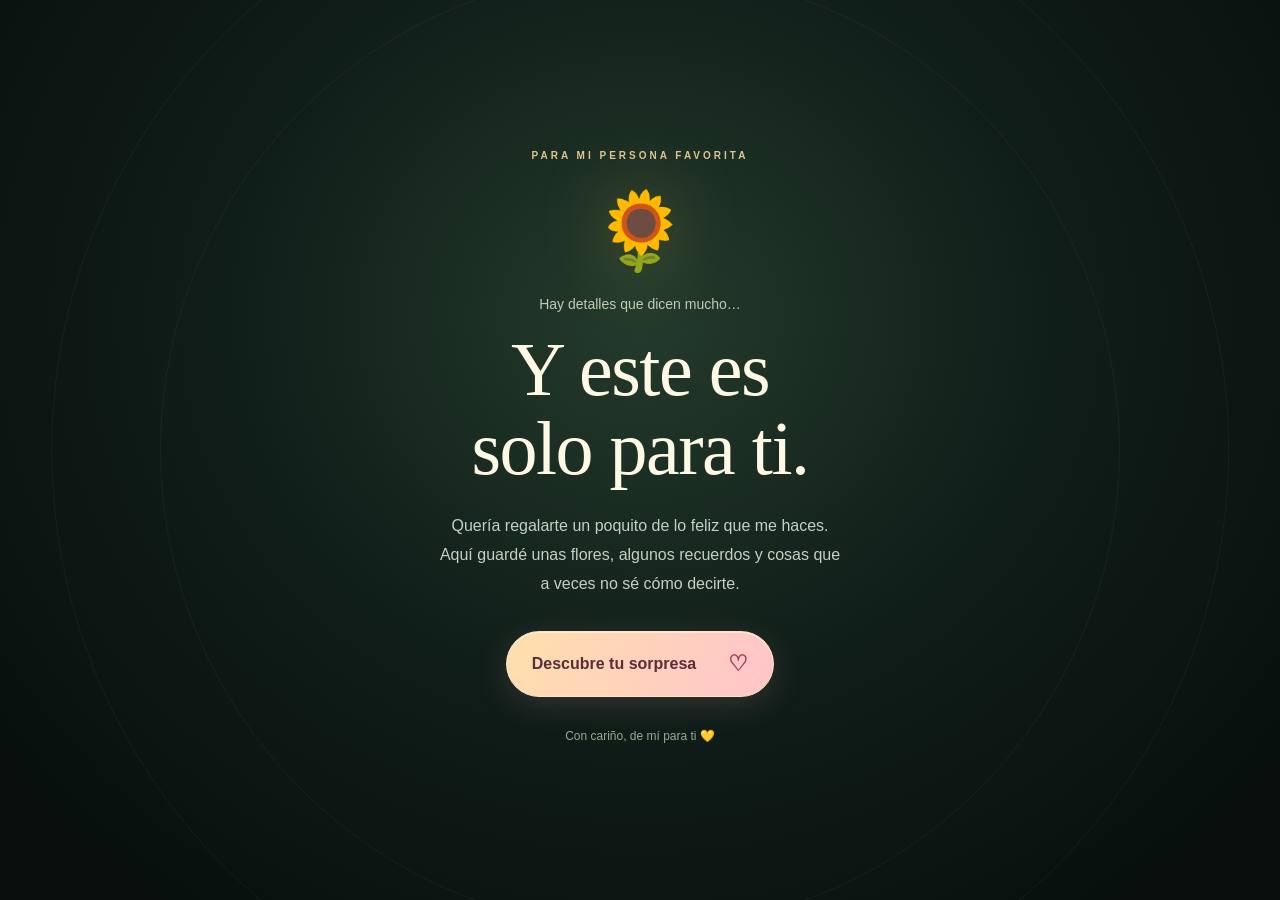
<file: index.html>
<!DOCTYPE html>
<html lang="es"><head><meta charset="UTF-8"><meta name="viewport" content="width=device-width,initial-scale=1"><title>Una sorpresa para ti 💛</title><link rel="stylesheet" href="amor.css"></head>
<body class="welcome"><main class="welcome-card"><span class="eyebrow">PARA MI PERSONA FAVORITA</span><div class="welcome-flower" aria-hidden="true">🌻</div><p class="small-note">Hay detalles que dicen mucho…</p><h1>Y este es<br>solo para ti.</h1><p class="intro">Quería regalarte un poquito de lo feliz que me haces. Aquí guardé unas flores, algunos recuerdos y cosas que a veces no sé cómo decirte.</p><a class="enter" href="girasoles.html">Descubre tu sorpresa <span aria-hidden="true">♡</span></a><p class="footer-love">Con cariño, de mí para ti 💛</p></main><div class="welcome-orbit orbit-one" aria-hidden="true"></div><div class="welcome-orbit orbit-two" aria-hidden="true"></div></body></html>
</file>
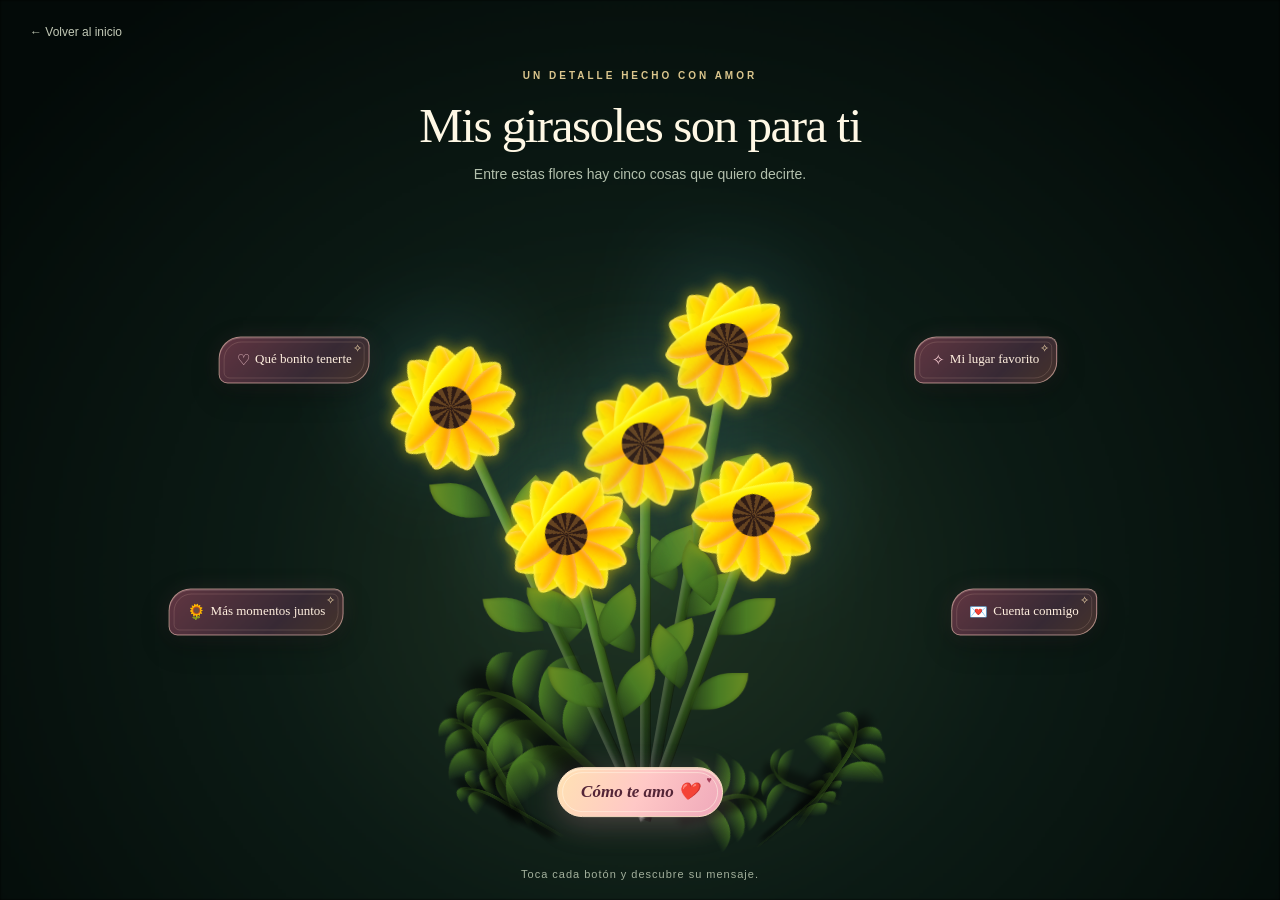
<file: girasoles.html>
<!DOCTYPE html> 
<html lang="es">
<head>
    <meta charset="UTF-8">
    <meta name="viewport" content="width=device-width, initial-scale=1.0">
    <script src="navigation.js"></script>
    <title>Un jardín para ti 🌻</title>
    <style>
*,
*::after,
*::before {
  padding: 0;
  margin: 0;
  box-sizing: border-box;
}

:root {
  --dark-color: #000;
  --fl-speed: 0.8s;
  --speed-leaf: 2s;
}

body {
  display: flex;
  align-items: flex-end;
  justify-content: center;
  min-height: 100vh;
  background-color: var(--dark-color);
  overflow: hidden;
  perspective: 1000px;
}

.night {
  position: fixed;
  left: 50%;
  top: 0;
  transform: translateX(-50%);
  width: 100%;
  height: 100%;
  filter: blur(0.1vmin);
  background-image: radial-gradient(
      ellipse at top,
      transparent 0%,
      var(--dark-color)
    ),
    radial-gradient(
      ellipse at bottom,
      var(--dark-color),
      rgba(145, 233, 255, 0.2)
    ),
    repeating-linear-gradient(
      220deg,
      rgb(0, 0, 0) 0px,
      rgb(0, 0, 0) 19px,
      transparent 19px,
      transparent 22px
    ),
    repeating-linear-gradient(
      189deg,
      rgb(0, 0, 0) 0px,
      rgb(0, 0, 0) 19px,
      transparent 19px,
      transparent 22px
    ),
    repeating-linear-gradient(
      148deg,
      rgb(0, 0, 0) 0px,
      rgb(0, 0, 0) 19px,
      transparent 19px,
      transparent 22px
    ),
    linear-gradient(90deg, rgb(0, 255, 250), rgb(240, 240, 240));
}

.shooting-stars {
  position: fixed;
  top: 0;
  left: 0;
  width: 100%;
  height: 100%;
  pointer-events: none;
  z-index: 1;
}

.shooting-star {
  position: absolute;
  width: 4px;
  height: 4px;
  background: #fff;
  border-radius: 50%;
  box-shadow: 0 0 6px 2px rgba(255, 255, 255, 0.8);
  opacity: 0;
  animation: shootingStar 3s linear infinite;
}

.shooting-star::before {
  content: '';
  position: absolute;
  top: 50%;
  right: 0;
  transform: translateY(-50%);
  width: 0;
  height: 2px;
  background: linear-gradient(90deg, rgba(255, 255, 255, 0) 0%, rgba(255, 255, 255, 1) 100%);
  animation: shootingStarTail 3s linear infinite;
}

.shooting-star:nth-child(1) {
  top: 5%;
  left: -10%;
  animation-delay: 0s;
  animation-duration: 2.5s;
}

.shooting-star:nth-child(2) {
  top: 15%;
  left: -10%;
  animation-delay: 2s;
  animation-duration: 3s;
}

.shooting-star:nth-child(3) {
  top: 25%;
  left: -10%;
  animation-delay: 4s;
  animation-duration: 2.8s;
}

.shooting-star:nth-child(4) {
  top: 0%;
  left: -10%;
  animation-delay: 6s;
  animation-duration: 3.2s;
}

.shooting-star:nth-child(5) {
  top: 35%;
  left: -10%;
  animation-delay: 8s;
  animation-duration: 2.7s;
}

.shooting-star:nth-child(6) {
  top: 8%;
  left: -10%;
  animation-delay: 10s;
  animation-duration: 3.1s;
}

.shooting-star:nth-child(7) {
  top: 45%;
  left: -10%;
  animation-delay: 12s;
  animation-duration: 2.9s;
}

.shooting-star:nth-child(8) {
  top: 3%;
  left: -10%;
  animation-delay: 14s;
  animation-duration: 3.3s;
}

@keyframes shootingStar {
  0% {
    opacity: 0;
    transform: translateX(0) translateY(0) rotate(45deg);
  }
  10% {
    opacity: 1;
  }
  90% {
    opacity: 1;
  }
  100% {
    opacity: 0;
    transform: translateX(120vw) translateY(50vh) rotate(10deg);
  }
}

@keyframes shootingStarTail {
  0% {
    width: 0;
  }
  30% {
    width: 100px;
  }
  100% {
    width: 0;
  }
}

.flowers {
  position: relative;
  transform: scale(0.9);
  z-index: 2;
}

.flower {
  position: absolute;
  bottom: 10vmin;
  transform-origin: bottom center;
  z-index: 50;
}

.flower--1 {
  animation: moving-flower-1 4s linear infinite;
}

.flower--1 .flower__line {
  height: 70vmin;
  animation-delay: 0.3s;
}

.flower--1 .flower__line__leaf--1 {
  animation: blooming-leaf-right var(--fl-speed) 1.6s backwards;
}

.flower--1 .flower__line__leaf--2 {
  animation: blooming-leaf-right var(--fl-speed) 1.4s backwards;
}

.flower--1 .flower__line__leaf--3 {
  animation: blooming-leaf-left var(--fl-speed) 1.2s backwards;
}

.flower--1 .flower__line__leaf--4 {
  animation: blooming-leaf-left var(--fl-speed) 1s backwards;
}

.flower--2 {
  left: 50%;
  transform: rotate(20deg);
  animation: moving-flower-2 4s linear infinite;
}

.flower--2 .flower__line {
  height: 60vmin;
  animation-delay: 0.6s;
}

.flower--2 .flower__line__leaf--1 {
  animation: blooming-leaf-right var(--fl-speed) 1.9s backwards;
}

.flower--2 .flower__line__leaf--2 {
  animation: blooming-leaf-right var(--fl-speed) 1.7s backwards;
}

.flower--2 .flower__line__leaf--3 {
  animation: blooming-leaf-left var(--fl-speed) 1.5s backwards;
}

.flower--2 .flower__line__leaf--4 {
  animation: blooming-leaf-left var(--fl-speed) 1.3s backwards;
}

.flower--3 {
  left: 50%;
  transform: rotate(-15deg);
  animation: moving-flower-3 4s linear infinite;
}

.flower--3 .flower__line {
  animation-delay: 0.9s;
}

.flower--3 .flower__line__leaf--1 {
  animation: blooming-leaf-right var(--fl-speed) 2.5s backwards;
}

.flower--3 .flower__line__leaf--2 {
  animation: blooming-leaf-right var(--fl-speed) 2.3s backwards;
}

.flower--3 .flower__line__leaf--3 {
  animation: blooming-leaf-left var(--fl-speed) 2.1s backwards;
}

.flower--3 .flower__line__leaf--4 {
  animation: blooming-leaf-left var(--fl-speed) 1.9s backwards;
}

.flower--4 {
  left: -25%;
  z-index: -6;
  transform: rotate(10deg);
  animation: moving-flower-4 3.5s linear infinite;
}

.flower--4 .flower__line {
  height: 90vmin;
  animation-delay: 1.2s;
}

.flower--4 .flower__line__leaf--1 {
  animation: blooming-leaf-right var(--fl-speed) 2.8s backwards;
}

.flower--4 .flower__line__leaf--2 {
  animation: blooming-leaf-right var(--fl-speed) 2.6s backwards;
}

.flower--4 .flower__line__leaf--3 {
  animation: blooming-leaf-left var(--fl-speed) 2.4s backwards;
}

.flower--4 .flower__line__leaf--4 {
  animation: blooming-leaf-left var(--fl-speed) 2.2s backwards;
}

.flower--5 {
  left: 75%;
  z-index: -7;
  transform: rotate(-25deg);
  animation: moving-flower-5 4.5s linear infinite;
}

.flower--5 .flower__line {
  height: 85vmin;
  animation-delay: 1.9s;
}

.flower--5 .flower__line__leaf--1 {
  animation: blooming-leaf-right var(--fl-speed) 2.7s backwards;
}

.flower--5 .flower__line__leaf--2 {
  animation: blooming-leaf-right var(--fl-speed) 2.5s backwards;
}

.flower--5 .flower__line__leaf--3 {
  animation: blooming-leaf-left var(--fl-speed) 2.3s backwards;
}

.flower--5 .flower__line__leaf--4 {
  animation: blooming-leaf-left var(--fl-speed) 2.1s backwards;
}

.flower__leafs {
  position: relative;
  animation: blooming-flower 2s backwards;
}

.flower__leafs--1 {
  animation-delay: 1.1s;
}

.flower__leafs--2 {
  animation-delay: 1.4s;
}

.flower__leafs--3 {
  animation-delay: 1.7s;
}

.flower__leafs--4 {
  animation-delay: 2.0s;
}

.flower__leafs--5 {
  animation-delay: 2.0s;
}

.flower__leafs::after {
  content: "";
  position: absolute;
  left: 0;
  top: 0;
  transform: translate(-50%, -100%);
  width: 8vmin;
  height: 8vmin;
  background-color: #6bf0ff;
  filter: blur(10vmin);
}

.flower__leaf {
  position: absolute;
  bottom: 0;
  left: 50%;
  width: 23vmin;
  height: 6vmin;
  border-radius: 60% 40% 60% 40%;
  background-color: #ffd700;
  background-image: linear-gradient(to top, #ff8c00, #ffd700, #ffff00);
  transform-origin: bottom center;
  opacity: 0.95;
  box-shadow: inset 0 0 1vmin rgba(255, 255, 255, 0.7), 
              0 0 3vmin rgba(255, 215, 0, 0.4);
  z-index: 2;
}

.flower__leaf--1 {
  transform: translate(-50%, -10%) rotate(-45deg);
}

.flower__leaf--2 {
  transform: translate(-50%, -10%) rotate(-15deg);
}

.flower__leaf--3 {
  transform: translate(-50%, -10%) rotate(15deg);
}

.flower__leaf--4 {
  transform: translate(-50%, -10%) rotate(45deg);
}

.flower__white-circle {
  position: absolute;
  left: -4vmin;
  top: -4vmin;
  width: 10vmin;
  height: 10vmin;
  border-radius: 50%;
  background-color: #8b4513;
  background-image: radial-gradient(circle at 30% 30%, #654321, #8b4513, #2f1b14);
  box-shadow: inset 0 0 2vmin rgba(0, 0, 0, 0.8),
              0 0 1vmin rgba(139, 69, 19, 0.6);
}

.flower__white-circle::after {
  content: "";
  position: absolute;
  left: 46%;
  top: 31%;
  transform: translate(-50%, -50%);
  width: 80%;
  height: 80%;
  z-index: 3;
  border-radius: inherit;
  background-image: repeating-conic-gradient(
      from 0deg,
      #2f1b14 0deg 15deg,
      #654321 15deg 30deg
    ),
    radial-gradient(circle at center, #8b4513, #654321);
}

.flower__line {
  height: 55vmin;
  width: 2vmin;
  background-image: linear-gradient(
      to left,
      rgb(0, 0, 0, 0.3),
      transparent,
      rgba(255, 255, 255, 0.2)
    ),
    linear-gradient(to top, transparent 10%, #2d5016, #4a7c23, #6b8e23);
  box-shadow: inset 0 0 2px rgba(0, 0, 0, 0.7);
  animation: grow-flower-tree 4s backwards;
}

.flower__line__leaf {
  --w: 8vmin;
  --h: calc(var(--w) + 3vmin);
  position: absolute;
  top: 20%;
  left: 90%;
  width: var(--w);
  height: var(--h);
  border-top-right-radius: var(--h);
  border-bottom-left-radius: var(--h);
  background-image: linear-gradient(
    to top,
    rgba(45, 80, 22, 0.6),
    #4a7c23,
    #6b8e23
  );
  box-shadow: inset 0 0 1vmin rgba(0, 0, 0, 0.3);
}

.flower__line__leaf--1 {
  transform: rotate(70deg) rotateY(30deg);
}

.flower__line__leaf--2 {
  top: 45%;
  transform: rotate(70deg) rotateY(30deg);
}

.flower__line__leaf--3,
.flower__line__leaf--4{
  border-top-right-radius: 0;
  border-bottom-left-radius: 0;
  border-top-left-radius: var(--h);
  border-bottom-right-radius: var(--h);
  left: -460%;
  top: 12%;
  transform: rotate(-70deg) rotateY(30deg);
}

.flower__line__leaf--4 {
  top: 40%;
}

.flower__light {
  position: absolute;
  bottom: 0vmin;
  width: 0.8vmin;
  height: 0.8vmin;
  background-color: #8b4513;
  border-radius: 50%;
  filter: blur(0.1vmin);
  animation: sunflower-seeds 6s linear infinite backwards;
  box-shadow: 0 0 1vmin rgba(139, 69, 19, 0.8);
}

.flower__light:nth-child(odd) {
  background-color: #654321;
}

.flower__light--1 { left: -2vmin; animation-delay: 1s; }
.flower__light--2 { left: 3vmin; animation-delay: 0.5s; }
.flower__light--3 { left: -6vmin; animation-delay: 0.3s; }
.flower__light--4 { left: 6vmin; animation-delay: 0.9s; }
.flower__light--5 { left: -1vmin; animation-delay: 1.5s; }
.flower__light--6 { left: -4vmin; animation-delay: 3s; }
.flower__light--7 { left: 3vmin; animation-delay: 2s; }
.flower__light--8 { left: -6vmin; animation-delay: 3.5s; }

.flower__grass {
  --c: #4a7c23;
  --line-w: 2vmin;
  position: absolute;
  bottom: 12vmin;
  left: -7vmin;
  display: flex;
  flex-direction: column;
  align-items: flex-end;
  z-index: 20;
  transform-origin: bottom center;
  transform: rotate(-48deg) rotateY(40deg);
}

.flower__grass--1 {
  animation: moving-grass 2s linear infinite;
}

.flower__grass--2 {
  left: 2vmin;
  bottom: 10vmin;
  transform: scale(0.5) rotate(75deg) rotateX(10deg) rotateY(-200deg);
  opacity: 0.8;
  z-index: 0;
  animation: moving-grass--2 1.5s linear infinite;
}

.flower__grass--3 {
  left: -25vmin;
  bottom: 8vmin;
  transform: scale(0.7) rotate(-30deg) rotateY(45deg);
  opacity: 0.9;
  z-index: 15;
  animation: moving-grass--3 2.2s linear infinite;
}

.flower__grass--4 {
  left: -35vmin;
  bottom: 15vmin;
  transform: scale(0.4) rotate(60deg) rotateX(15deg) rotateY(-180deg);
  opacity: 0.7;
  z-index: 5;
  animation: moving-grass--4 1.8s linear infinite;
}

.flower__grass--5 {
  left: -18vmin;
  bottom: 6vmin;
  transform: scale(0.6) rotate(-60deg) rotateY(60deg);
  opacity: 0.85;
  z-index: 12;
  animation: moving-grass--5 2.5s linear infinite;
}

.flower__grass--6 {
  left: 25vmin;
  bottom: 9vmin;
  transform: scale(0.65) rotate(35deg) rotateY(-45deg);
  opacity: 0.9;
  z-index: 15;
  animation: moving-grass--6 2.3s linear infinite;
}

.flower__grass--7 {
  left: 35vmin;
  bottom: 14vmin;
  transform: scale(0.45) rotate(-70deg) rotateX(20deg) rotateY(170deg);
  opacity: 0.75;
  z-index: 8;
  animation: moving-grass--7 1.9s linear infinite;
}

.flower__grass--8 {
  left: 18vmin;
  bottom: 5vmin;
  transform: scale(0.55) rotate(50deg) rotateY(-70deg);
  opacity: 0.8;
  z-index: 10;
  animation: moving-grass--8 2.1s linear infinite;
}

.flower__grass--9 {
  left: -45vmin;
  bottom: 20vmin;
  transform: scale(0.3) rotate(20deg) rotateY(90deg);
  opacity: 0.6;
  z-index: 2;
  animation: moving-grass--9 1.6s linear infinite;
}

.flower__grass--10 {
  left: 42vmin;
  bottom: 18vmin;
  transform: scale(0.35) rotate(-45deg) rotateY(-120deg);
  opacity: 0.65;
  z-index: 3;
  animation: moving-grass--10 2.0s linear infinite;
}

.flower__grass--top {
  width: 7vmin;
  height: 10vmin;
  border-top-right-radius: 100%;
  border-right: var(--line-w) solid var(--c);
  transform-origin: bottom center;
  transform: rotate(-2deg);
}

.flower__grass--bottom {
  margin-top: -2px;
  width: var(--line-w);
  height: 25vmin;
  background-image: linear-gradient(to top, transparent, var(--c));
}

.flower__grass__leaf {
  --size: 10vmin;
  position: absolute;
  width: calc(var(--size) * 2.1);
  height: var(--size);
  border-top-left-radius: var(--size);
  border-top-right-radius: var(--size);
  background-image: linear-gradient(
    to top,
    transparent,
    transparent 30%,
    var(--c)
  );
  z-index: 100;
}

.flower__grass__leaf--1 {
  top: -6%;
  left: 30%;
  --size: 6vmin;
  transform: rotate(-20deg);
  animation: growing-grass-ans--1 var(--speed-leaf) 2.6s backwards;
}

.flower__grass__leaf--2 {
  top: -5%;
  left: -110%;
  --size: 6vmin;
  transform: rotate(10deg);
  animation: growing-grass-ans--2 var(--speed-leaf) 2.4s linear backwards;
}

.flower__grass__leaf--3 {
  top: 5%;
  left: 60%;
  --size: 8vmin;
  transform: rotate(-18deg) rotateX(-20deg);
  animation: growing-grass-ans--3 var(--speed-leaf) 2.2s linear backwards;
}

.flower__grass__leaf--4 {
  top: 6%;
  left: -135%;
  --size: 8vmin;
  transform: rotate(2deg);
  animation: growing-grass-ans--4 var(--speed-leaf) 2s linear backwards;
}

.flower__grass__leaf--5 {
  top: 20%;
  left: 60%;
  --size: 10vmin;
  transform: rotate(-24deg) rotateX(-20deg);
  animation: growing-grass-ans--5 var(--speed-leaf) 1.8s linear backwards;
}

.flower__grass__leaf--6 {
  top: 22%;
  left: -180%;
  --size: 10vmin;
  transform: rotate(10deg);
  animation: growing-grass-ans--6 var(--speed-leaf) 1.6s linear backwards;
}

.flower__grass__leaf--7 {
  top: 39%;
  left: 70%;
  --size: 10vmin;
  transform: rotate(-10deg);
  animation: growing-grass-ans--7 var(--speed-leaf) 1.4s linear backwards;
}

.flower__grass__leaf--8 {
  top: 40%;
  left: -215%;
  --size: 11vmin;
  transform: rotate(10deg);
  animation: growing-grass-ans--8 var(--speed-leaf) 1.2s linear backwards;
}

.flower__grass__overlay {
  position: absolute;
  top: -10%;
  right: 0%;
  width: 100%;
  height: 100%;
  background-color: rgba(0, 0, 0, 0.6);
  filter: blur(1.5vmin);
  z-index: 100;
}

/* Resto de elementos simplificados */
.grow-ans {
  animation: grow-ans 2s var(--d) backwards;
}

.growing-grass {
  animation: growing-grass-ans 1s 2s backwards;
}

.not-loaded * {
  animation-play-state: paused !important;
}

/* KEYFRAMES */
@keyframes grow-ans {
  0% {
    transform: scale(0);
    opacity: 0;
  }
}

@keyframes growing-grass-ans {
  0% {
    transform: scale(0);
  }
}

@keyframes growing-grass-ans--1 {
  0% {
    transform-origin: bottom left;
    transform: rotate(-20deg) scale(0);
  }
}

@keyframes growing-grass-ans--2 {
  0% {
    transform-origin: bottom right;
    transform: rotate(10deg) scale(0);
  }
}

@keyframes growing-grass-ans--3 {
  0% {
    transform-origin: bottom left;
    transform: rotate(-18deg) rotateX(-20deg) scale(0);
  }
}

@keyframes growing-grass-ans--4 {
  0% {
    transform-origin: bottom right;
    transform: rotate(2deg) scale(0);
  }
}

@keyframes growing-grass-ans--5 {
  0% {
    transform-origin: bottom left;
    transform: rotate(-24deg) rotateX(-20deg) scale(0);
  }
}

@keyframes growing-grass-ans--6 {
  0% {
    transform-origin: bottom right;
    transform: rotate(10deg) scale(0);
  }
}

@keyframes growing-grass-ans--7 {
  0% {
    transform-origin: bottom left;
    transform: rotate(-10deg) scale(0);
  }
}

@keyframes growing-grass-ans--8 {
  0% {
    transform-origin: bottom right;
    transform: rotate(10deg) scale(0);
  }
}

@keyframes sunflower-seeds {
  0% {
    opacity: 0;
    transform: translateY(0vmin) rotate(0deg);
  }
  20% {
    opacity: 1;
    transform: translateY(-3vmin) translateX(-1vmin) rotate(45deg);
  }
  40% {
    opacity: 1;
    transform: translateY(-8vmin) translateX(1vmin) rotate(90deg);
  }
  60% {
    transform: translateY(-12vmin) translateX(-1vmin) rotate(135deg);
  }
  80% {
    transform: translateY(-16vmin) translateX(2vmin) rotate(180deg);
    opacity: 0.5;
  }
  100% {
    transform: translateY(-25vmin) rotate(225deg);
    opacity: 0;
  }
}

@keyframes moving-flower-1 {
  0%, 100% { transform: rotate(2deg); }
  50% { transform: rotate(-2deg); }
}

@keyframes moving-flower-2 {
  0%, 100% { transform: rotate(18deg); }
  50% { transform: rotate(14deg); }
}

@keyframes moving-flower-3 {
  0%, 100% { transform: rotate(-18deg); }
  50% { transform: rotate(-20deg) rotateY(-10deg); }
}

@keyframes moving-flower-4 {
  0%, 100% { transform: rotate(9deg); }
  50% { transform: rotate(12deg) rotateY(9deg); }
}

@keyframes moving-flower-5 {
  0%, 100% { transform: rotate(-5deg); }
  50% { transform: rotate(-11deg) rotateY(5deg); }
}

@keyframes blooming-leaf-right {
  0% {
    transform-origin: left;
    transform: rotate(70deg) rotateY(30deg) scale(0);
  }
}

@keyframes blooming-leaf-left {
  0% {
    transform-origin: right;
    transform: rotate(-70deg) rotateY(30deg) scale(0);
  }
}

@keyframes grow-flower-tree {
  0% {
    height: 0;
    border-radius: 1vmin;
  }
}

@keyframes blooming-flower {
  0% {
    transform: scale(0);
  }
}

@keyframes moving-grass {
  0%, 100% { transform: rotate(-48deg) rotateY(40deg); }
  50% { transform: rotate(-50deg) rotateY(40deg); }
}

@keyframes moving-grass--2 {
  0%, 100% { transform: scale(0.5) rotate(75deg) rotateX(10deg) rotateY(-200deg); }
  50% { transform: scale(0.5) rotate(79deg) rotateX(10deg) rotateY(-200deg); }
}

/* Animaciones para hierba adicional */
@keyframes moving-grass--3 {
  0%, 100% { transform: scale(0.7) rotate(-30deg) rotateY(45deg); }
  50% { transform: scale(0.7) rotate(-33deg) rotateY(50deg); }
}

@keyframes moving-grass--4 {
  0%, 100% { transform: scale(0.4) rotate(60deg) rotateX(15deg) rotateY(-180deg); }
  50% { transform: scale(0.4) rotate(63deg) rotateX(18deg) rotateY(-175deg); }
}

@keyframes moving-grass--5 {
  0%, 100% { transform: scale(0.6) rotate(-60deg) rotateY(60deg); }
  50% { transform: scale(0.6) rotate(-57deg) rotateY(65deg); }
}

@keyframes moving-grass--6 {
  0%, 100% { transform: scale(0.65) rotate(35deg) rotateY(-45deg); }
  50% { transform: scale(0.65) rotate(38deg) rotateY(-40deg); }
}

@keyframes moving-grass--7 {
  0%, 100% { transform: scale(0.45) rotate(-70deg) rotateX(20deg) rotateY(170deg); }
  50% { transform: scale(0.45) rotate(-67deg) rotateX(23deg) rotateY(175deg); }
}

@keyframes moving-grass--8 {
  0%, 100% { transform: scale(0.55) rotate(50deg) rotateY(-70deg); }
  50% { transform: scale(0.55) rotate(53deg) rotateY(-65deg); }
}

@keyframes moving-grass--9 {
  0%, 100% { transform: scale(0.3) rotate(20deg) rotateY(90deg); }
  50% { transform: scale(0.3) rotate(23deg) rotateY(95deg); }
}

@keyframes moving-grass--10 {
  0%, 100% { transform: scale(0.35) rotate(-45deg) rotateY(-120deg); }
  50% { transform: scale(0.35) rotate(-42deg) rotateY(-115deg); }
}
    </style>
<link rel="stylesheet" href="amor.css">
</head>
<body class="not-loaded garden">
  <a class="back" href="index.html">← Volver al inicio</a>
  <header class="garden-title"><span class="eyebrow">UN DETALLE HECHO CON AMOR</span><h1>Mis girasoles son para ti</h1><p>Entre estas flores hay cinco cosas que quiero decirte.</p></header>
  <nav class="memories" aria-label="Nuestros recuerdos">
    <button class="memory m1" data-memory="0" aria-haspopup="dialog"><span class="memory-icon" aria-hidden="true">♡</span>Qué bonito tenerte<span class="memory-hint">Un pedacito de nosotros</span></button>
    <button class="memory m2" data-memory="1" aria-haspopup="dialog"><span class="memory-icon" aria-hidden="true">✧</span>Mi lugar favorito<span class="memory-hint">Un pedacito de nosotros</span></button>
    <button class="memory m3" data-memory="2" aria-haspopup="dialog"><span class="memory-icon" aria-hidden="true">🌻</span>Más momentos juntos<span class="memory-hint">Un pedacito de nosotros</span></button>
    <button class="memory m4" data-memory="3" aria-haspopup="dialog"><span class="memory-icon" aria-hidden="true">💌</span>Cuenta conmigo<span class="memory-hint">Un pedacito de nosotros</span></button>
    <button class="memory m5" data-memory="4" aria-haspopup="dialog">Cómo te amo ❤️<span class="memory-hint">CON TODO MI CORAZÓN</span></button>
  </nav>
  <p class="garden-note">Toca cada botón y descubre su mensaje.</p>
  <dialog id="love-modal" aria-labelledby="modal-title" aria-describedby="modal-phrase">
    <button class="close-modal" aria-label="Cerrar mensaje" autofocus>×</button>
    <div class="modal-inner"><img id="modal-image" alt="" hidden><div class="modal-copy"><span class="eyebrow">DE MÍ, PARA TI</span><h2 id="modal-title"></h2><p id="modal-phrase"></p><span class="signature">Con todo mi amor 🌻</span></div></div>
  </dialog>
  <div class="night"></div>
  
  <div class="shooting-stars">
    <div class="shooting-star"></div>
    <div class="shooting-star"></div>
    <div class="shooting-star"></div>
    <div class="shooting-star"></div>
    <div class="shooting-star"></div>
    <div class="shooting-star"></div>
    <div class="shooting-star"></div>
    <div class="shooting-star"></div>
  </div>
  
  <div class="flowers">
    <div class="flower flower--1">
      <div class="flower__leafs flower__leafs--1">
        <div class="flower__leaf" style="transform: translate(-50%, -10%) rotate(0deg);"></div>
        <div class="flower__leaf" style="transform: translate(-50%, -10%) rotate(30deg);"></div>
        <div class="flower__leaf" style="transform: translate(-50%, -10%) rotate(60deg);"></div>
        <div class="flower__leaf" style="transform: translate(-50%, -10%) rotate(90deg);"></div>
        <div class="flower__leaf" style="transform: translate(-50%, -10%) rotate(120deg);"></div>
        <div class="flower__leaf" style="transform: translate(-50%, -10%) rotate(150deg);"></div>
        <div class="flower__leaf" style="transform: translate(-50%, -10%) rotate(180deg);"></div>
        <div class="flower__leaf" style="transform: translate(-50%, -10%) rotate(210deg);"></div>
        <div class="flower__leaf" style="transform: translate(-50%, -10%) rotate(240deg);"></div>
        <div class="flower__leaf" style="transform: translate(-50%, -10%) rotate(270deg);"></div>
        <div class="flower__leaf" style="transform: translate(-50%, -10%) rotate(300deg);"></div>
        <div class="flower__leaf" style="transform: translate(-50%, -10%) rotate(330deg);"></div>
        <div class="flower__white-circle"></div>

        <div class="flower__light flower__light--1"></div>
        <div class="flower__light flower__light--2"></div>
        <div class="flower__light flower__light--3"></div>
        <div class="flower__light flower__light--4"></div>
        <div class="flower__light flower__light--5"></div>
        <div class="flower__light flower__light--6"></div>
        <div class="flower__light flower__light--7"></div>
        <div class="flower__light flower__light--8"></div>
      </div>
      <div class="flower__line">
        <div class="flower__line__leaf flower__line__leaf--1"></div>
        <div class="flower__line__leaf flower__line__leaf--2"></div>
        <div class="flower__line__leaf flower__line__leaf--3"></div>
        <div class="flower__line__leaf flower__line__leaf--4"></div>
      </div>
    </div>

    <div class="flower flower--2">
      <div class="flower__leafs flower__leafs--2">
        <div class="flower__leaf" style="transform: translate(-50%, -10%) rotate(0deg);"></div>
        <div class="flower__leaf" style="transform: translate(-50%, -10%) rotate(30deg);"></div>
        <div class="flower__leaf" style="transform: translate(-50%, -10%) rotate(60deg);"></div>
        <div class="flower__leaf" style="transform: translate(-50%, -10%) rotate(90deg);"></div>
        <div class="flower__leaf" style="transform: translate(-50%, -10%) rotate(120deg);"></div>
        <div class="flower__leaf" style="transform: translate(-50%, -10%) rotate(150deg);"></div>
        <div class="flower__leaf" style="transform: translate(-50%, -10%) rotate(180deg);"></div>
        <div class="flower__leaf" style="transform: translate(-50%, -10%) rotate(210deg);"></div>
        <div class="flower__leaf" style="transform: translate(-50%, -10%) rotate(240deg);"></div>
        <div class="flower__leaf" style="transform: translate(-50%, -10%) rotate(270deg);"></div>
        <div class="flower__leaf" style="transform: translate(-50%, -10%) rotate(300deg);"></div>
        <div class="flower__leaf" style="transform: translate(-50%, -10%) rotate(330deg);"></div>
        <div class="flower__white-circle"></div>

        <div class="flower__light flower__light--1"></div>
        <div class="flower__light flower__light--2"></div>
        <div class="flower__light flower__light--3"></div>
        <div class="flower__light flower__light--4"></div>
        <div class="flower__light flower__light--5"></div>
        <div class="flower__light flower__light--6"></div>
        <div class="flower__light flower__light--7"></div>
        <div class="flower__light flower__light--8"></div>
      </div>
      <div class="flower__line">
        <div class="flower__line__leaf flower__line__leaf--1"></div>
        <div class="flower__line__leaf flower__line__leaf--2"></div>
        <div class="flower__line__leaf flower__line__leaf--3"></div>
        <div class="flower__line__leaf flower__line__leaf--4"></div>
      </div>
    </div>

    <div class="flower flower--3">
      <div class="flower__leafs flower__leafs--3">
        <!-- Pétalos exteriores -->
        <div class="flower__leaf" style="transform: translate(-50%, -10%) rotate(0deg);"></div>
        <div class="flower__leaf" style="transform: translate(-50%, -10%) rotate(30deg);"></div>
        <div class="flower__leaf" style="transform: translate(-50%, -10%) rotate(60deg);"></div>
        <div class="flower__leaf" style="transform: translate(-50%, -10%) rotate(90deg);"></div>
        <div class="flower__leaf" style="transform: translate(-50%, -10%) rotate(120deg);"></div>
        <div class="flower__leaf" style="transform: translate(-50%, -10%) rotate(150deg);"></div>
        <div class="flower__leaf" style="transform: translate(-50%, -10%) rotate(180deg);"></div>
        <div class="flower__leaf" style="transform: translate(-50%, -10%) rotate(210deg);"></div>
        <div class="flower__leaf" style="transform: translate(-50%, -10%) rotate(240deg);"></div>
        <div class="flower__leaf" style="transform: translate(-50%, -10%) rotate(270deg);"></div>
        <div class="flower__leaf" style="transform: translate(-50%, -10%) rotate(300deg);"></div>
        <div class="flower__leaf" style="transform: translate(-50%, -10%) rotate(330deg);"></div>
        <div class="flower__white-circle"></div>

        <div class="flower__light flower__light--1"></div>
        <div class="flower__light flower__light--2"></div>
        <div class="flower__light flower__light--3"></div>
        <div class="flower__light flower__light--4"></div>
        <div class="flower__light flower__light--5"></div>
        <div class="flower__light flower__light--6"></div>
        <div class="flower__light flower__light--7"></div>
        <div class="flower__light flower__light--8"></div>
      </div>
      <div class="flower__line">
        <div class="flower__line__leaf flower__line__leaf--1"></div>
        <div class="flower__line__leaf flower__line__leaf--2"></div>
        <div class="flower__line__leaf flower__line__leaf--3"></div>
        <div class="flower__line__leaf flower__line__leaf--4"></div>
      </div>
    </div>
    
    <div class="flower flower--4">
      <div class="flower__leafs flower__leafs--4">
        <div class="flower__leaf" style="transform: translate(-50%, -10%) rotate(0deg);"></div>
        <div class="flower__leaf" style="transform: translate(-50%, -10%) rotate(30deg);"></div>
        <div class="flower__leaf" style="transform: translate(-50%, -10%) rotate(60deg);"></div>
        <div class="flower__leaf" style="transform: translate(-50%, -10%) rotate(90deg);"></div>
        <div class="flower__leaf" style="transform: translate(-50%, -10%) rotate(120deg);"></div>
        <div class="flower__leaf" style="transform: translate(-50%, -10%) rotate(150deg);"></div>
        <div class="flower__leaf" style="transform: translate(-50%, -10%) rotate(180deg);"></div>
        <div class="flower__leaf" style="transform: translate(-50%, -10%) rotate(210deg);"></div>
        <div class="flower__leaf" style="transform: translate(-50%, -10%) rotate(240deg);"></div>
        <div class="flower__leaf" style="transform: translate(-50%, -10%) rotate(270deg);"></div>
        <div class="flower__leaf" style="transform: translate(-50%, -10%) rotate(300deg);"></div>
        <div class="flower__leaf" style="transform: translate(-50%, -10%) rotate(330deg);"></div>
        <div class="flower__white-circle"></div>

        <div class="flower__light flower__light--1"></div>
        <div class="flower__light flower__light--2"></div>
        <div class="flower__light flower__light--3"></div>
        <div class="flower__light flower__light--4"></div>
        <div class="flower__light flower__light--5"></div>
        <div class="flower__light flower__light--6"></div>
        <div class="flower__light flower__light--7"></div>
        <div class="flower__light flower__light--8"></div>
      </div>
      <div class="flower__line">
        <div class="flower__line__leaf flower__line__leaf--1"></div>
        <div class="flower__line__leaf flower__line__leaf--2"></div>
        <div class="flower__line__leaf flower__line__leaf--3"></div>
        <div class="flower__line__leaf flower__line__leaf--4"></div>
      </div>
    </div>

    <div class="flower flower--5">
      <div class="flower__leafs flower__leafs--5">
        <div class="flower__leaf" style="transform: translate(-50%, -10%) rotate(0deg);"></div>
        <div class="flower__leaf" style="transform: translate(-50%, -10%) rotate(30deg);"></div>
        <div class="flower__leaf" style="transform: translate(-50%, -10%) rotate(60deg);"></div>
        <div class="flower__leaf" style="transform: translate(-50%, -10%) rotate(90deg);"></div>
        <div class="flower__leaf" style="transform: translate(-50%, -10%) rotate(120deg);"></div>
        <div class="flower__leaf" style="transform: translate(-50%, -10%) rotate(150deg);"></div>
        <div class="flower__leaf" style="transform: translate(-50%, -10%) rotate(180deg);"></div>
        <div class="flower__leaf" style="transform: translate(-50%, -10%) rotate(210deg);"></div>
        <div class="flower__leaf" style="transform: translate(-50%, -10%) rotate(240deg);"></div>
        <div class="flower__leaf" style="transform: translate(-50%, -10%) rotate(270deg);"></div>
        <div class="flower__leaf" style="transform: translate(-50%, -10%) rotate(300deg);"></div>
        <div class="flower__leaf" style="transform: translate(-50%, -10%) rotate(330deg);"></div>
        <div class="flower__white-circle"></div>

        <div class="flower__light flower__light--1"></div>
        <div class="flower__light flower__light--2"></div>
        <div class="flower__light flower__light--3"></div>
        <div class="flower__light flower__light--4"></div>
        <div class="flower__light flower__light--5"></div>
        <div class="flower__light flower__light--6"></div>
        <div class="flower__light flower__light--7"></div>
        <div class="flower__light flower__light--8"></div>
      </div>
      <div class="flower__line">
        <div class="flower__line__leaf flower__line__leaf--1"></div>
        <div class="flower__line__leaf flower__line__leaf--2"></div>
        <div class="flower__line__leaf flower__line__leaf--3"></div>
        <div class="flower__line__leaf flower__line__leaf--4"></div>
      </div>
    </div>

    <div class="grow-ans" style="--d:1.2s">
      <div class="flower__g-long">
        <div class="flower__g-long__top"></div>
        <div class="flower__g-long__bottom"></div>
      </div>
    </div>

    <div class="growing-grass">
      <div class="flower__grass flower__grass--1">
        <div class="flower__grass--top"></div>
        <div class="flower__grass--bottom"></div>
        <div class="flower__grass__leaf flower__grass__leaf--1"></div>
        <div class="flower__grass__leaf flower__grass__leaf--2"></div>
        <div class="flower__grass__leaf flower__grass__leaf--3"></div>
        <div class="flower__grass__leaf flower__grass__leaf--4"></div>
        <div class="flower__grass__leaf flower__grass__leaf--5"></div>
        <div class="flower__grass__leaf flower__grass__leaf--6"></div>
        <div class="flower__grass__leaf flower__grass__leaf--7"></div>
        <div class="flower__grass__leaf flower__grass__leaf--8"></div>
        <div class="flower__grass__overlay"></div>
      </div>
    </div>

    <div class="growing-grass">
      <div class="flower__grass flower__grass--2">
        <div class="flower__grass--top"></div>
        <div class="flower__grass--bottom"></div>
        <div class="flower__grass__leaf flower__grass__leaf--1"></div>
        <div class="flower__grass__leaf flower__grass__leaf--2"></div>
        <div class="flower__grass__leaf flower__grass__leaf--3"></div>
        <div class="flower__grass__leaf flower__grass__leaf--4"></div>
        <div class="flower__grass__leaf flower__grass__leaf--5"></div>
        <div class="flower__grass__leaf flower__grass__leaf--6"></div>
        <div class="flower__grass__leaf flower__grass__leaf--7"></div>
        <div class="flower__grass__leaf flower__grass__leaf--8"></div>
        <div class="flower__grass__overlay"></div>
      </div>
    </div>

    <div class="growing-grass">
      <div class="flower__grass flower__grass--3">
        <div class="flower__grass--top"></div>
        <div class="flower__grass--bottom"></div>
        <div class="flower__grass__leaf flower__grass__leaf--1"></div>
        <div class="flower__grass__leaf flower__grass__leaf--2"></div>
        <div class="flower__grass__leaf flower__grass__leaf--3"></div>
        <div class="flower__grass__leaf flower__grass__leaf--4"></div>
        <div class="flower__grass__leaf flower__grass__leaf--5"></div>
        <div class="flower__grass__leaf flower__grass__leaf--6"></div>
        <div class="flower__grass__overlay"></div>
      </div>
    </div>

    <div class="growing-grass">
      <div class="flower__grass flower__grass--4">
        <div class="flower__grass--top"></div>
        <div class="flower__grass--bottom"></div>
        <div class="flower__grass__leaf flower__grass__leaf--1"></div>
        <div class="flower__grass__leaf flower__grass__leaf--2"></div>
        <div class="flower__grass__leaf flower__grass__leaf--3"></div>
        <div class="flower__grass__leaf flower__grass__leaf--4"></div>
        <div class="flower__grass__overlay"></div>
      </div>
    </div>

    <div class="growing-grass">
      <div class="flower__grass flower__grass--5">
        <div class="flower__grass--top"></div>
        <div class="flower__grass--bottom"></div>
        <div class="flower__grass__leaf flower__grass__leaf--1"></div>
        <div class="flower__grass__leaf flower__grass__leaf--2"></div>
        <div class="flower__grass__leaf flower__grass__leaf--3"></div>
        <div class="flower__grass__leaf flower__grass__leaf--4"></div>
        <div class="flower__grass__leaf flower__grass__leaf--5"></div>
        <div class="flower__grass__overlay"></div>
      </div>
    </div>

    <div class="growing-grass">
      <div class="flower__grass flower__grass--6">
        <div class="flower__grass--top"></div>
        <div class="flower__grass--bottom"></div>
        <div class="flower__grass__leaf flower__grass__leaf--1"></div>
        <div class="flower__grass__leaf flower__grass__leaf--2"></div>
        <div class="flower__grass__leaf flower__grass__leaf--3"></div>
        <div class="flower__grass__leaf flower__grass__leaf--4"></div>
        <div class="flower__grass__leaf flower__grass__leaf--5"></div>
        <div class="flower__grass__leaf flower__grass__leaf--6"></div>
        <div class="flower__grass__overlay"></div>
      </div>
    </div>

    <div class="growing-grass">
      <div class="flower__grass flower__grass--7">
        <div class="flower__grass--top"></div>
        <div class="flower__grass--bottom"></div>
        <div class="flower__grass__leaf flower__grass__leaf--1"></div>
        <div class="flower__grass__leaf flower__grass__leaf--2"></div>
        <div class="flower__grass__leaf flower__grass__leaf--3"></div>
        <div class="flower__grass__leaf flower__grass__leaf--4"></div>
        <div class="flower__grass__overlay"></div>
      </div>
    </div>

    <div class="growing-grass">
      <div class="flower__grass flower__grass--8">
        <div class="flower__grass--top"></div>
        <div class="flower__grass--bottom"></div>
        <div class="flower__grass__leaf flower__grass__leaf--1"></div>
        <div class="flower__grass__leaf flower__grass__leaf--2"></div>
        <div class="flower__grass__leaf flower__grass__leaf--3"></div>
        <div class="flower__grass__leaf flower__grass__leaf--4"></div>
        <div class="flower__grass__leaf flower__grass__leaf--5"></div>
        <div class="flower__grass__overlay"></div>
      </div>
    </div>

    <div class="growing-grass">
      <div class="flower__grass flower__grass--9">
        <div class="flower__grass--top"></div>
        <div class="flower__grass--bottom"></div>
        <div class="flower__grass__leaf flower__grass__leaf--1"></div>
        <div class="flower__grass__leaf flower__grass__leaf--2"></div>
        <div class="flower__grass__leaf flower__grass__leaf--3"></div>
        <div class="flower__grass__overlay"></div>
      </div>
    </div>

    <div class="growing-grass">
      <div class="flower__grass flower__grass--10">
        <div class="flower__grass--top"></div>
        <div class="flower__grass--bottom"></div>
        <div class="flower__grass__leaf flower__grass__leaf--1"></div>
        <div class="flower__grass__leaf flower__grass__leaf--2"></div>
        <div class="flower__grass__leaf flower__grass__leaf--3"></div>
        <div class="flower__grass__overlay"></div>
      </div>
    </div>
  </div>

  <script>
    onload = () => {
      const c = setTimeout(() => {
        document.body.classList.remove("not-loaded");
        
        function createShootingStar() {
          const star = document.createElement('div');
          star.className = 'shooting-star';
          star.style.top = Math.random() * 60 + '%';
          star.style.animationDelay = '0s';
          star.style.animationDuration = (Math.random() * 1.5 + 2) + 's';
          
          document.querySelector('.shooting-stars').appendChild(star);
          
          setTimeout(() => {
            star.remove();
          }, 4000);
        }
        
        setInterval(() => {
          if (Math.random() > 0.3) { 
            createShootingStar();
          }
        }, Math.random() * 5000 + 3000);
        clearTimeout(c);
      }, 1000);
    };
  </script>
<script src="amor.js"></script>
</body>
</html>
</file>
<file: amor.css>
*{box-sizing:border-box}html{color-scheme:dark}body{margin:0;font-family:Arial,Helvetica,sans-serif;color:#fff8e5}button,a{-webkit-tap-highlight-color:transparent}a{color:inherit}button{font:inherit;cursor:pointer}button:focus-visible,a:focus-visible{outline:3px solid #ffe391;outline-offset:6px}.eyebrow{font-size:10px;letter-spacing:3px;color:#dbc68d;font-weight:700}h1,h2{font-family:Georgia,'Times New Roman',serif;font-weight:400}h1{letter-spacing:-1.5px}.welcome{min-height:100svh;display:grid;place-items:center;padding:36px 22px;background:radial-gradient(ellipse at 50% 35%,#243b2c 0%,#101e19 45%,#080f0d 90%);position:relative;overflow-x:hidden}.welcome-card{text-align:center;max-width:510px;position:relative;z-index:1}.welcome-flower{font-size:76px;margin:24px 0 20px;filter:drop-shadow(0 0 35px #ffcc4c40)}.small-note{color:#c5c9b8;font-size:14px}.welcome h1{font-size:clamp(46px,8vw,76px);line-height:1.04;margin:18px 0 24px}.intro{font-size:16px;line-height:1.8;color:#c7cec2;margin:0 auto 32px;max-width:410px}.enter{display:inline-flex;align-items:center;gap:32px;background:#f2cf78;color:#233326;text-decoration:none;padding:19px 25px;border-radius:40px;font-weight:700;box-shadow:0 8px 35px #f2cf7815;transition:background .2s,transform .2s}.enter:hover{background:#ffe2a1;transform:translateY(-3px)}.footer-love{color:#9da995;font-size:12px;margin-top:32px}.welcome-orbit{position:fixed;border:1px solid #d3b86412;border-radius:50%;width:75vw;height:75vw;pointer-events:none;top:50%;left:50%;transform:translate(-50%,-50%)}.orbit-two{width:92vw;height:92vw}.garden{perspective:none;min-height:640px;height:100svh;position:relative;overflow:hidden}.garden .night{background-image:radial-gradient(ellipse at 50% 65%,#203423 0%,#0c1b15 42%,#030a08 90%)}.garden .flowers{position:absolute;bottom:3%;left:50%;transform:scale(.59);pointer-events:none}.back{position:absolute;top:25px;left:30px;z-index:4;font-size:12px;color:#c2c9b6;text-decoration:none}.garden-title{position:absolute;top:65px;left:16px;right:16px;text-align:center;z-index:3}.garden-title h1{font-size:clamp(30px,4vw,49px);margin:14px 0 12px}.garden-title p{font-size:14px;color:#b3c0ad;margin:0}.memories{position:absolute;inset:0;z-index:4;pointer-events:none}.memory{pointer-events:auto;position:absolute;min-width:180px;padding:17px 23px;border:1px solid #e7cf854a;border-radius:20px;color:#f9e7b9;background:#14251ee8;box-shadow:0 0 26px #efc76608;transition:background .2s,box-shadow .2s;transform:translate(-50%,-50%);font-size:14px}.memory span{display:block;font-size:11px;letter-spacing:2px;color:#e7c87c;margin-bottom:10px}.memory:hover{background:#304232;box-shadow:0 0 28px #efc76625}.m1{left:23%;top:40%}.m2{left:77%;top:40%}.m3{left:20%;top:68%}.m4{left:80%;top:68%}.m5{left:50%;top:88%;background:#eccc83;color:#273624;border-color:#eccc83;font-weight:700;min-width:190px}.m5:hover{background:#ffe6a8}.garden-note{position:absolute;bottom:20px;text-align:center;width:100%;z-index:3;color:#a3b09c;font-size:11px;letter-spacing:1px}dialog{padding:0;border:1px solid #d9c48950;border-radius:25px;color:#fdf2d8;background:#14231c;width:min(760px,calc(100% - 32px));max-height:88svh;margin:auto;box-shadow:0 30px 100px #0009}dialog::backdrop{background:#020906cf;backdrop-filter:blur(8px)}.modal-inner{display:flex;align-items:stretch}.modal-inner img{width:46%;max-height:75svh;object-fit:contain;background:#0a120e}.modal-inner img[hidden]{display:none}.modal-copy{flex:1;align-self:center;padding:58px 35px 40px;text-align:center}.modal-copy h2{font-size:34px;line-height:1.15;margin:23px 0}.modal-copy p{font-size:16px;line-height:1.85;color:#d2d8c9}.signature{display:block;font-family:Georgia,serif;font-style:italic;color:#d7bd7a;margin-top:28px;font-size:15px}.close-modal{position:absolute;right:12px;top:12px;width:38px;height:38px;border:1px solid #ffffff30;border-radius:50%;background:#132019ec;color:#fff;font-size:26px;z-index:1}.text-only{max-width:540px}.text-only .modal-copy{padding:65px 42px}.text-only h2{font-size:43px}@media(max-width:650px){.welcome-orbit{width:125vw;height:125vw}.orbit-two{width:170vw;height:170vw}.back{left:18px;top:18px}.garden-title{top:65px}.garden-title .eyebrow{font-size:9px;letter-spacing:2px}.garden-title p{max-width:280px;margin:auto;line-height:1.6;font-size:12px}.garden .flowers{bottom:24%;transform:scale(.77)}.memory{min-width:0;width:143px;padding:14px 9px;font-size:12px;border-radius:16px}.m1{left:25%;top:35%}.m2{left:75%;top:35%}.m3{left:24%;top:73%}.m4{left:76%;top:73%}.m5{width:190px;top:88%}.modal-inner{display:block}.modal-inner img{width:100%;height:36svh;max-height:none}.modal-copy{padding:27px 25px}.modal-copy h2{font-size:28px;margin:14px 0}.modal-copy p{font-size:14px;line-height:1.7}.signature{margin-top:18px}.garden-note{font-size:10px;letter-spacing:0}.text-only .modal-copy{padding:60px 25px}.text-only h2{font-size:35px}}@media(max-height:640px){.garden{overflow-y:auto}.garden-title{top:48px}.garden-title h1{font-size:30px;margin:10px 0}.garden .night{position:absolute}}@media(prefers-reduced-motion:reduce){*,*::before,*::after{animation-duration:.01ms!important;animation-iteration-count:1!important;transition:none!important}}

/* Detalles románticos: rosa, champán y pequeñas luces. */
.memory{
  width:218px;min-width:0;padding:19px 20px 18px;
  border:1px solid #f3c5ba99;border-radius:28px 12px 28px 12px;
  background:linear-gradient(135deg,#653744f5,#392a36f5 65%,#49352df5);
  color:#fff0df;font-family:Georgia,'Times New Roman',serif;font-size:16px;
  box-shadow:inset 0 1px 0 #fff0dc35,0 10px 28px #0004,0 0 24px #e994a518;
  isolation:isolate;transition:background .3s,box-shadow .3s,border-color .3s,scale .3s;
}
.memory::before{
  content:'';position:absolute;inset:5px;border:1px solid #f6d3ba28;
  border-radius:23px 8px 23px 8px;pointer-events:none;
}
.memory::after{
  content:'✧';position:absolute;right:13px;top:9px;color:#ffe4b4;font-size:17px;
  pointer-events:none;animation:love-twinkle 3s ease-in-out infinite;
}
.memory .memory-icon{
  display:grid;place-items:center;width:38px;height:38px;margin:0 auto 10px;
  border:1px solid #ffd9c167;border-radius:50%;letter-spacing:0;font-size:21px;
  color:#ffd1d7;background:linear-gradient(145deg,#ffd9bf22,#ffabc40c);
  box-shadow:0 0 18px #ef99b025,inset 0 1px 0 #ffedd529;
}
.memory .memory-hint{
  display:block;margin:8px 0 0;color:#e6bdc1;font-family:Arial,Helvetica,sans-serif;
  font-size:10px;font-weight:400;letter-spacing:1px;
}
.memory:hover,.memory:focus-visible{
  background:linear-gradient(135deg,#824555,#4e3245 70%,#644936);
  border-color:#ffe0c1;box-shadow:inset 0 1px 0 #fff0dc50,0 14px 34px #0005,0 0 32px #f1a1b644;
  scale:1.045;
}
.memory:active{scale:.98}
.m2::after{animation-delay:.7s}.m3::after{animation-delay:1.4s}.m4::after{animation-delay:2.1s}
.memory.m5{
  width:232px;padding:16px 22px;border-radius:999px;border-color:#ffe1c6;
  color:#542537;background:linear-gradient(115deg,#ffe2b3,#ffc8c6 50%,#efa8ba);
  font-size:20px;font-style:italic;box-shadow:inset 0 2px 0 #fff4dc88,0 8px 30px #e79baf40;
}
.memory.m5::before{border-radius:999px;border-color:#fff5e588}
.memory.m5::after{content:'♥';font-size:13px;right:18px;top:12px;color:#a4405b}
.memory.m5 .memory-hint{color:#753e50;font-size:10px;letter-spacing:1.4px;font-style:normal;margin-top:6px}
.memory.m5:hover{background:linear-gradient(115deg,#ffeccf,#ffdad8 50%,#ffbdce);box-shadow:0 10px 36px #f2a7bc66}
.enter{
  position:relative;border:1px solid #ffe2c2;background:linear-gradient(115deg,#ffe0ac,#ffc4cb);
  color:#5b2c3a;box-shadow:inset 0 1px 0 #fff6e899,0 8px 32px #e8a2a52b;
}
.enter:hover{background:linear-gradient(115deg,#ffebcc,#ffd7df);box-shadow:0 12px 35px #efa7b140}
.enter span{color:#a6405d;font-size:22px;animation:love-twinkle 3s ease-in-out infinite}
@keyframes love-twinkle{0%,100%{opacity:.5}50%{opacity:1}}
@media(max-width:650px){
  .memory{width:min(43vw,180px);padding:13px 8px 12px;font-size:13px;border-radius:23px 10px 23px 10px}
  .memory::before{border-radius:18px 6px 18px 6px}
  .memory .memory-icon{width:30px;height:30px;font-size:17px;margin-bottom:7px}
  .memory .memory-hint{font-size:9px;letter-spacing:.4px;margin-top:6px}
  .memory.m5{width:218px;font-size:19px;padding:13px 20px}
}
@media(prefers-reduced-motion:reduce){.memory::after,.enter span{animation:none}.memory{transition:none}}

/* Versión compacta, conservando los detalles románticos. */
.memory{width:auto;min-width:0;max-width:190px;padding:12px 17px;font-size:13px;line-height:1.4;border-radius:22px 9px 22px 9px;white-space:nowrap}
.memory::before{inset:4px;border-radius:18px 6px 18px 6px}
.memory::after{right:7px;top:3px;font-size:11px}
.memory .memory-icon{display:inline-block;width:auto;height:auto;margin:0 5px 0 0;border:0;background:none;box-shadow:none;font-size:15px;vertical-align:middle}
.memory .memory-hint{display:none}
.memory.m5{width:auto;min-width:0;padding:12px 23px;font-size:17px}
.memory.m5::after{font-size:9px;right:10px;top:6px}
@media(max-width:650px){.memory{max-width:46vw;padding:11px 10px;font-size:11px}.memory .memory-icon{font-size:12px;margin-right:3px}.memory.m5{width:auto;padding:12px 21px;font-size:15px}}
</file>
